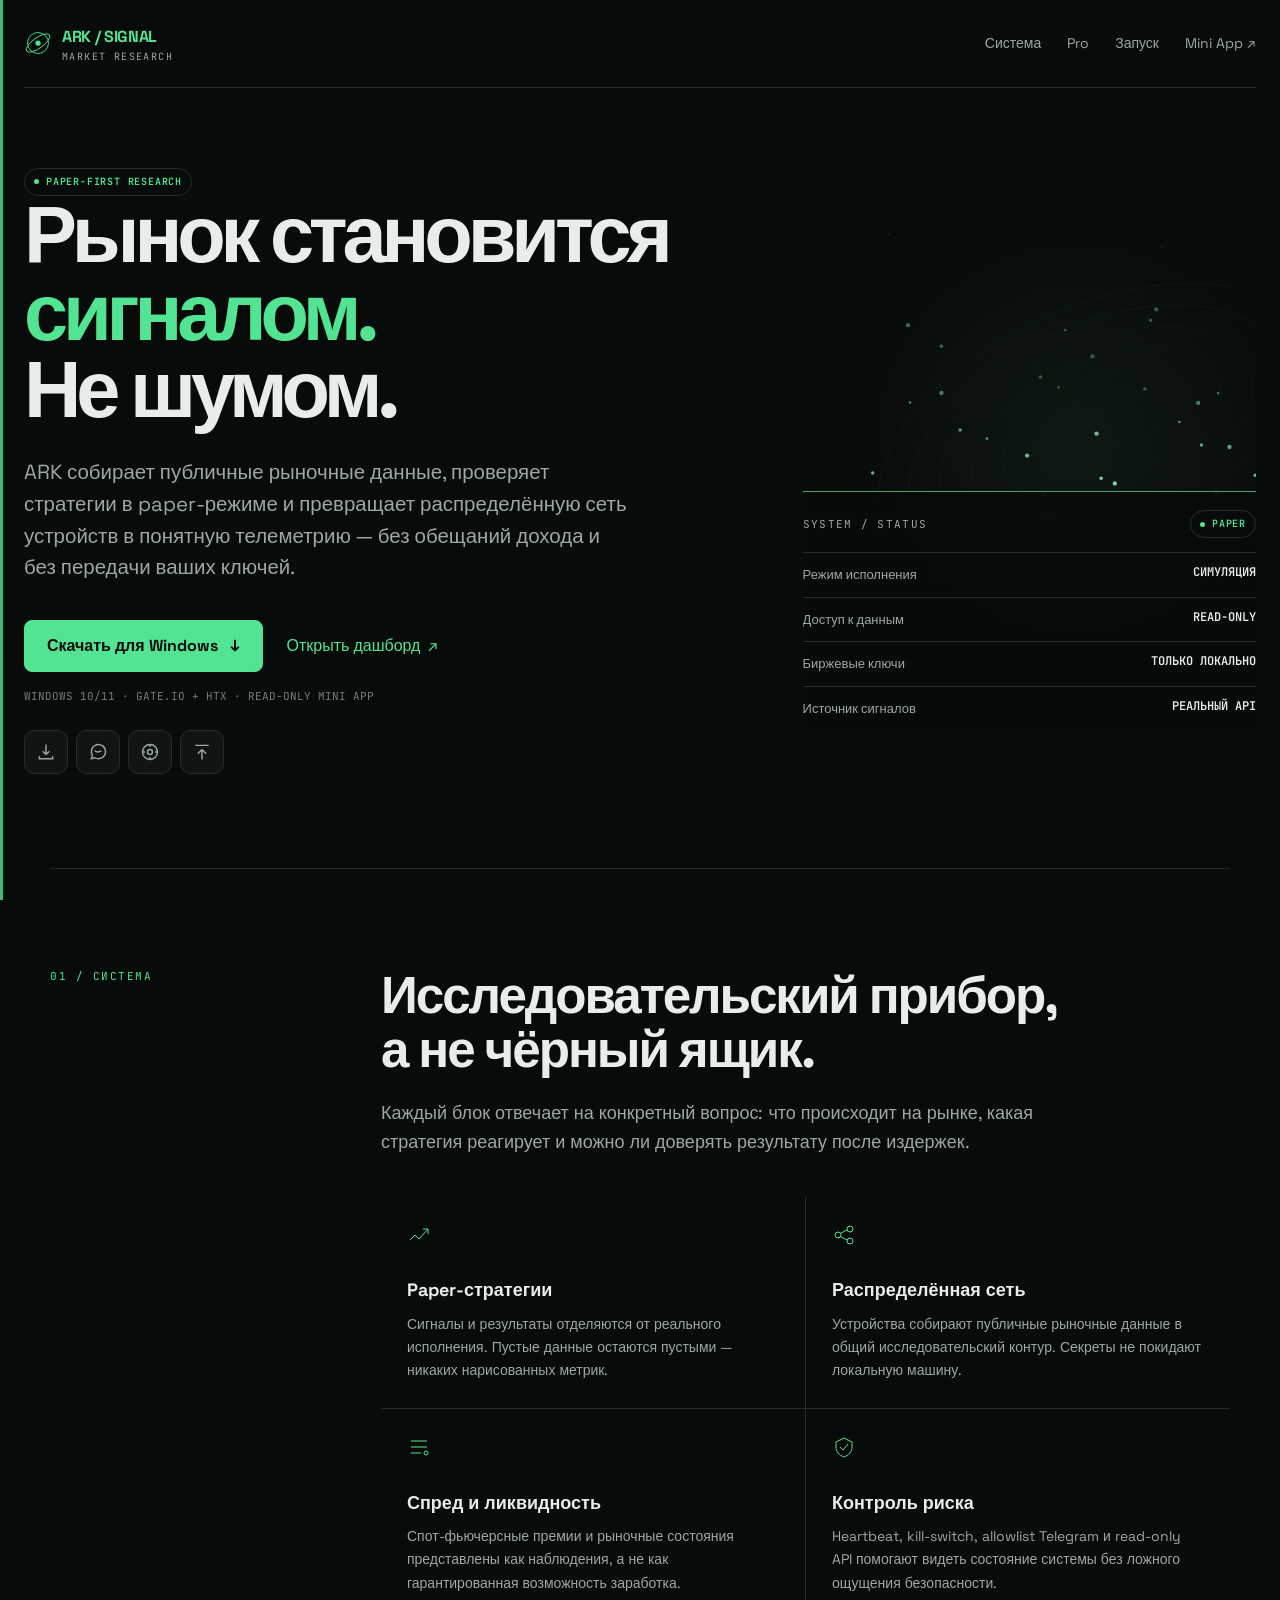
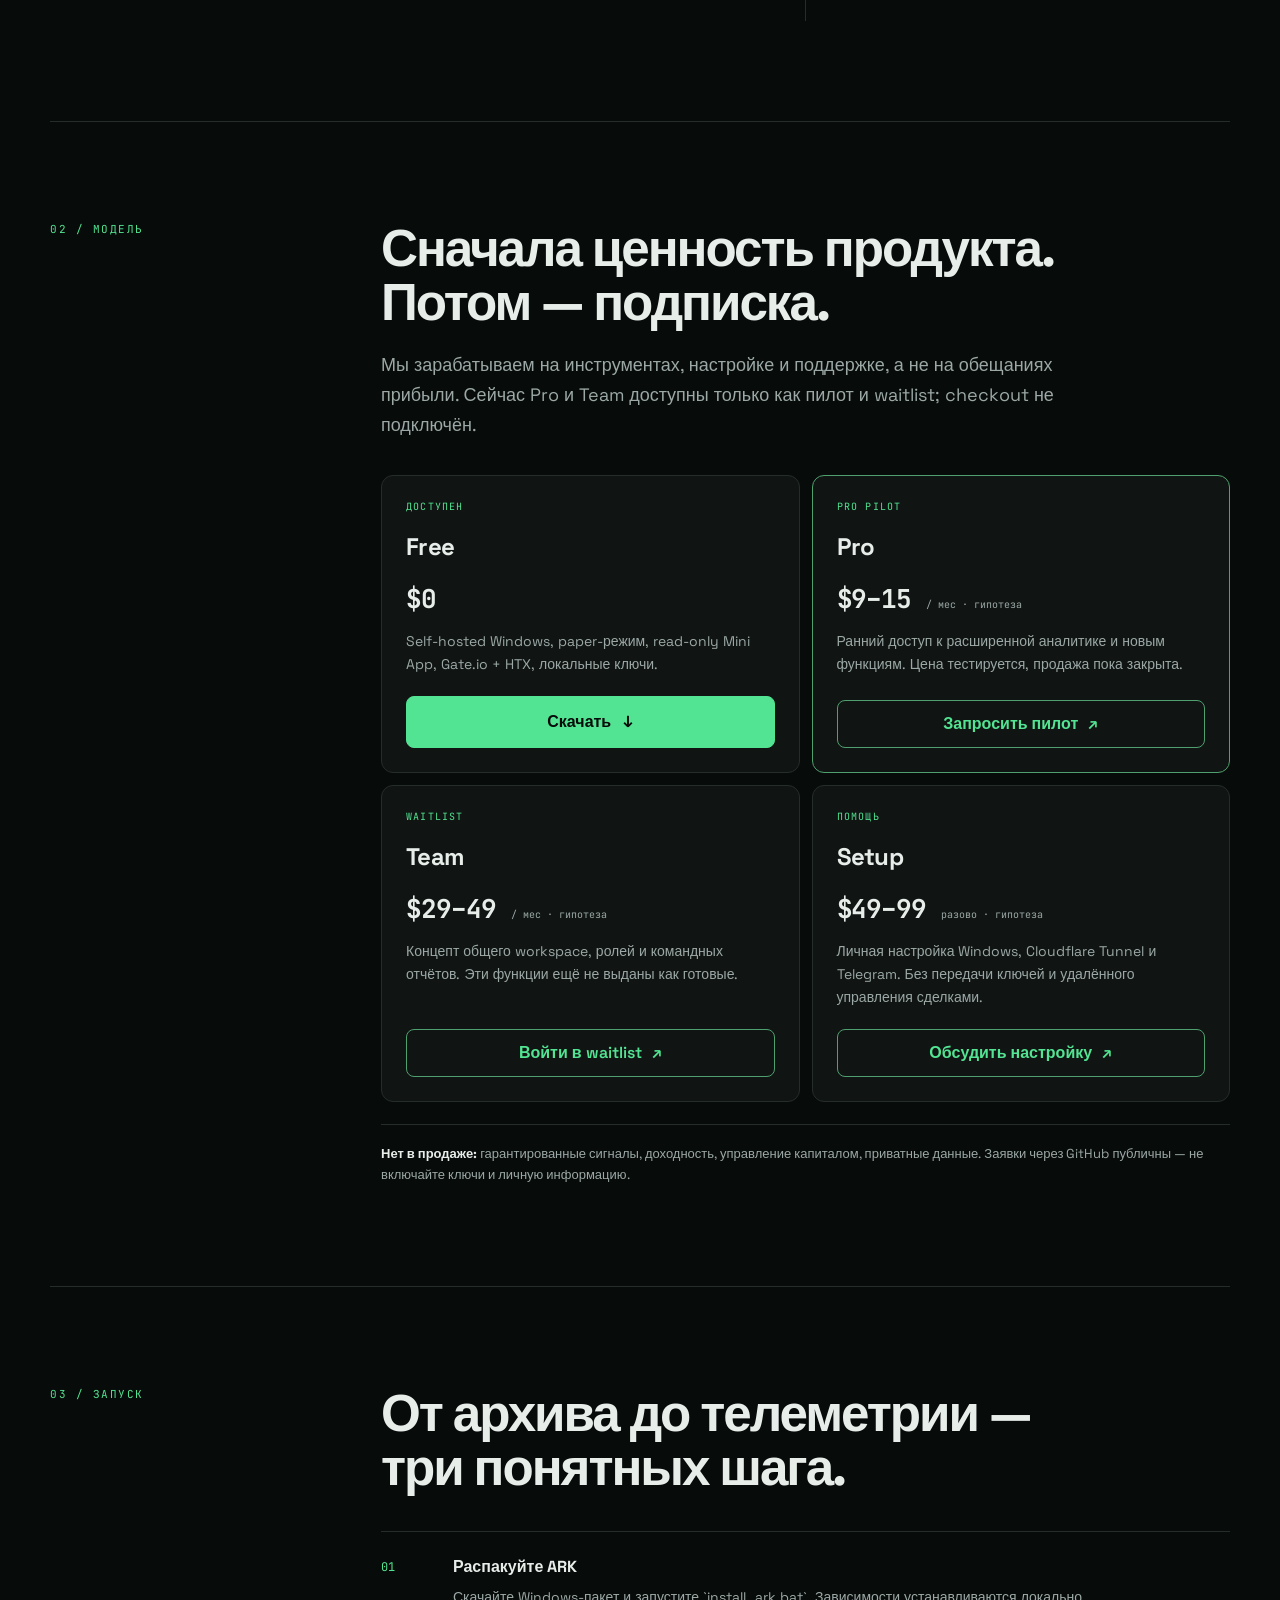
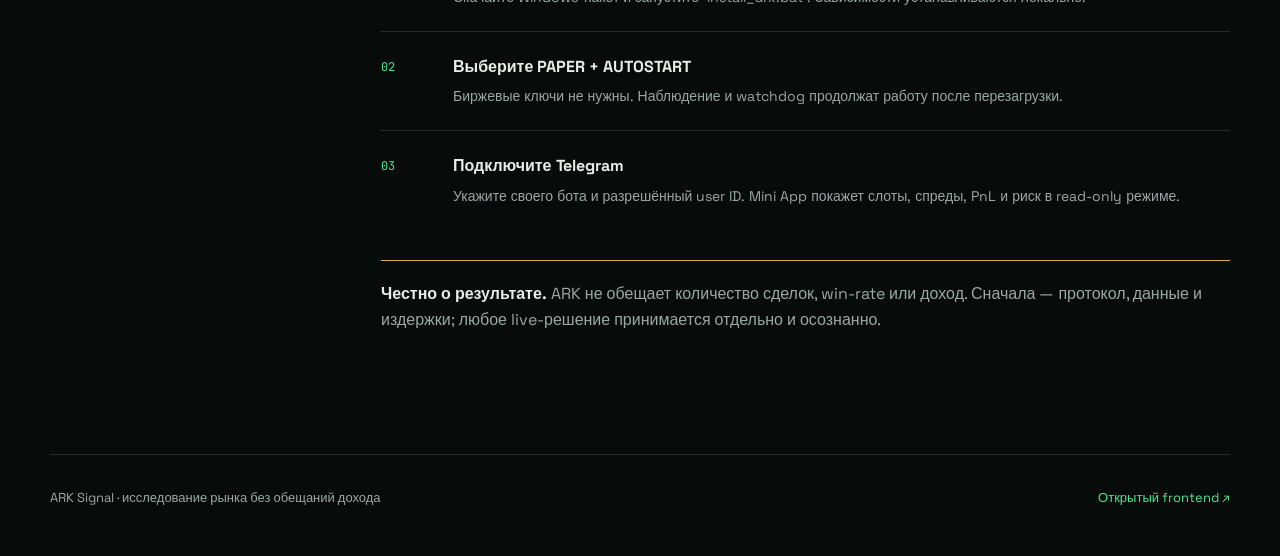
<file: index.html>
<!DOCTYPE html>
<html lang="ru">
<head>
<meta charset="utf-8">
<meta name="viewport" content="width=device-width, initial-scale=1">
<meta name="theme-color" content="#111715">
<meta name="description" content="ARK Signal — исследование рынка, paper-стратегии и распределённый сбор публичных данных.">
<title>ARK Signal — рынок становится сигналом</title>
<link rel="stylesheet" href="/styles.css">
</head>
<body class="landing-body">
<div class="scroll-line" aria-hidden="true"></div>
<div class="cursor-aura" aria-hidden="true"></div>
<header class="site-header">
  <a class="brand" href="#top" aria-label="ARK Signal — на главную">
    <svg class="brand-mark" viewBox="0 0 32 32" fill="none" aria-hidden="true"><circle cx="16" cy="16" r="12" stroke="currentColor"/><ellipse cx="16" cy="16" rx="16" ry="6" transform="rotate(-35 16 16)" stroke="currentColor"/><circle cx="16" cy="16" r="3" fill="currentColor"/></svg>
    <span>ARK / SIGNAL<small>MARKET RESEARCH</small></span>
  </a>
  <nav class="site-nav" aria-label="Основная навигация">
    <a href="#system">Система</a><a href="#pro">Pro</a><a href="#start">Запуск</a><a href="https://app.arksignal.pro/">Mini App ↗</a>
  </nav>
</header>
<main id="top">
  <section class="hero" aria-labelledby="hero-title">
    <div class="hero-copy">
      <span class="mode-chip">PAPER-FIRST RESEARCH</span>
      <h1 id="hero-title">Рынок становится <span>сигналом.</span><br>Не шумом.</h1>
      <p class="hero-lead">ARK собирает публичные рыночные данные, проверяет стратегии в paper-режиме и превращает распределённую сеть устройств в понятную телеметрию — без обещаний дохода и без передачи ваших ключей.</p>
      <div class="hero-actions">
        <a class="button-primary" href="https://github.com/kenzmaraul/ark-tma/releases/latest/download/ARK_Bot_Windows11.zip">Скачать для Windows <span aria-hidden="true">↓</span></a>
        <a class="text-link" href="https://app.arksignal.pro/">Открыть дашборд <span aria-hidden="true">↗</span></a>
      </div>
      <p class="hero-note">WINDOWS 10/11 · GATE.IO + HTX · READ-ONLY MINI APP</p>
      <div class="quick-actions" role="group" aria-label="Быстрые действия">
        <a class="quick-action" href="https://github.com/kenzmaraul/ark-tma/releases/latest/download/ARK_Bot_Windows11.zip" aria-label="Скачать ARK для Windows" data-tooltip="Скачать Windows" title="Скачать Windows"><svg viewBox="0 0 24 24" fill="none" stroke="currentColor" stroke-width="1.7" aria-hidden="true"><path d="M12 3v12m0 0l-4-4m4 4l4-4M4 17v3h16v-3"/></svg></a>
        <a class="quick-action" href="https://app.arksignal.pro/" aria-label="Открыть Telegram Mini App" data-tooltip="Открыть Mini App" title="Открыть Mini App"><svg viewBox="0 0 24 24" fill="none" stroke="currentColor" stroke-width="1.7" aria-hidden="true"><path d="M21 11.5a8.5 8.5 0 01-12.6 7.4L4 20l1.2-4.2A8.5 8.5 0 1121 11.5z"/><path d="M8 10.5c2.7 2 5.3 2 8 0"/></svg></a>
        <a class="quick-action" href="#system" aria-label="Смотреть систему ARK" data-tooltip="Система ARK" title="Система ARK"><svg viewBox="0 0 24 24" fill="none" stroke="currentColor" stroke-width="1.7" aria-hidden="true"><circle cx="12" cy="12" r="3"/><circle cx="12" cy="12" r="9"/><path d="M12 3v3M12 18v3M3 12h3M18 12h3"/></svg></a>
        <a class="quick-action" href="#top" aria-label="Вернуться наверх" data-tooltip="Наверх" title="Наверх"><svg viewBox="0 0 24 24" fill="none" stroke="currentColor" stroke-width="1.7" aria-hidden="true"><path d="M12 21V9m0 0l-5 5m5-5l5 5M4 4h16"/></svg></a>
      </div>
    </div>
    <div class="hero-visual" aria-label="Статус исследовательской системы">
      <div class="orbital-frame" aria-hidden="true"><canvas id="orbital-canvas"></canvas></div>
      <div class="signal-beam" aria-hidden="true"></div>
      <div class="telemetry">
        <div class="telemetry-head"><span class="telemetry-title">SYSTEM / STATUS</span><span class="mode-chip">PAPER</span></div>
        <div class="telemetry-row"><span>Режим исполнения</span><strong>СИМУЛЯЦИЯ</strong></div>
        <div class="telemetry-row"><span>Доступ к данным</span><strong>READ-ONLY</strong></div>
        <div class="telemetry-row"><span>Биржевые ключи</span><strong>ТОЛЬКО ЛОКАЛЬНО</strong></div>
        <div class="telemetry-row"><span>Источник сигналов</span><strong>РЕАЛЬНЫЙ API</strong></div>
      </div>
    </div>
  </section>

  <section class="landing-section" id="system">
    <div class="section-label">01 / СИСТЕМА</div>
    <div class="section-content">
      <h2>Исследовательский прибор, а не чёрный ящик.</h2>
      <p>Каждый блок отвечает на конкретный вопрос: что происходит на рынке, какая стратегия реагирует и можно ли доверять результату после издержек.</p>
      <div class="feature-grid">
        <article class="feature"><svg viewBox="0 0 24 24" fill="none" stroke="currentColor" aria-hidden="true"><path d="M3 17l5-5 4 4 9-10"/><path d="M16 6h5v5"/></svg><h3>Paper-стратегии</h3><p>Сигналы и результаты отделяются от реального исполнения. Пустые данные остаются пустыми — никаких нарисованных метрик.</p></article>
        <article class="feature"><svg viewBox="0 0 24 24" fill="none" stroke="currentColor" aria-hidden="true"><circle cx="6" cy="12" r="3"/><circle cx="18" cy="6" r="3"/><circle cx="18" cy="18" r="3"/><path d="M9 10l6-3M9 14l6 3"/></svg><h3>Распределённая сеть</h3><p>Устройства собирают публичные рыночные данные в общий исследовательский контур. Секреты не покидают локальную машину.</p></article>
        <article class="feature"><svg viewBox="0 0 24 24" fill="none" stroke="currentColor" aria-hidden="true"><path d="M4 6h16M4 12h16M4 18h10"/><circle cx="19" cy="18" r="2"/></svg><h3>Спред и ликвидность</h3><p>Спот-фьючерсные премии и рыночные состояния представлены как наблюдения, а не как гарантированная возможность заработка.</p></article>
        <article class="feature"><svg viewBox="0 0 24 24" fill="none" stroke="currentColor" aria-hidden="true"><path d="M12 3l8 4v5c0 5-3 8-8 10-5-2-8-5-8-10V7z"/><path d="M8 12l3 3 5-6"/></svg><h3>Контроль риска</h3><p>Heartbeat, kill-switch, allowlist Telegram и read-only API помогают видеть состояние системы без ложного ощущения безопасности.</p></article>
      </div>
    </div>
  </section>

  <section class="landing-section" id="pro">
    <div class="section-label">02 / МОДЕЛЬ</div>
    <div class="section-content">
      <h2>Сначала ценность продукта.<br>Потом — подписка.</h2>
      <p>Мы зарабатываем на инструментах, настройке и поддержке, а не на обещаниях прибыли. Сейчас Pro и Team доступны только как пилот и waitlist; checkout не подключён.</p>
      <div class="plan-grid">
        <article class="plan">
          <span class="plan-status">ДОСТУПЕН</span><h3>Free</h3>
          <div class="plan-price">$0</div>
          <p>Self-hosted Windows, paper-режим, read-only Mini App, Gate.io + HTX, локальные ключи.</p>
          <a class="button-primary" href="https://github.com/kenzmaraul/ark-tma/releases/latest/download/ARK_Bot_Windows11.zip">Скачать <span aria-hidden="true">↓</span></a>
        </article>
        <article class="plan plan-featured">
          <span class="plan-status">PRO PILOT</span><h3>Pro</h3>
          <div class="plan-price">$9–15 <small>/ мес · гипотеза</small></div>
          <p>Ранний доступ к расширенной аналитике и новым функциям. Цена тестируется, продажа пока закрыта.</p>
          <a class="button-secondary" href="https://github.com/kenzmaraul/ark-tma/issues/new?title=ARK%20Pro%20Pilot&body=OS%3A%0AExchange%3A%0AUse%20case%3A%0A%0ADo%20not%20include%20API%20keys%20or%20private%20data.">Запросить пилот <span aria-hidden="true">↗</span></a>
        </article>
        <article class="plan">
          <span class="plan-status">WAITLIST</span><h3>Team</h3>
          <div class="plan-price">$29–49 <small>/ мес · гипотеза</small></div>
          <p>Концепт общего workspace, ролей и командных отчётов. Эти функции ещё не выданы как готовые.</p>
          <a class="button-secondary" href="https://github.com/kenzmaraul/ark-tma/issues/new?title=ARK%20Team%20waitlist&body=Team%20size%3A%0AUse%20case%3A%0A%0ADo%20not%20include%20API%20keys%20or%20private%20data.">Войти в waitlist <span aria-hidden="true">↗</span></a>
        </article>
        <article class="plan">
          <span class="plan-status">ПОМОЩЬ</span><h3>Setup</h3>
          <div class="plan-price">$49–99 <small>разово · гипотеза</small></div>
          <p>Личная настройка Windows, Cloudflare Tunnel и Telegram. Без передачи ключей и удалённого управления сделками.</p>
          <a class="button-secondary" href="https://github.com/kenzmaraul/ark-tma/issues/new?title=ARK%20Setup%20request&body=OS%3A%0AExchange%3A%0APreferred%20time%3A%0A%0ADo%20not%20include%20API%20keys%20or%20private%20data.">Обсудить настройку <span aria-hidden="true">↗</span></a>
        </article>
      </div>
      <div class="plan-note"><strong>Нет в продаже:</strong> гарантированные сигналы, доходность, управление капиталом, приватные данные. Заявки через GitHub публичны — не включайте ключи и личную информацию.</div>
    </div>
  </section>

  <section class="landing-section" id="start">
    <div class="section-label">03 / ЗАПУСК</div>
    <div class="section-content">
      <h2>От архива до телеметрии — три понятных шага.</h2>
      <ol class="steps">
        <li><div><strong>Распакуйте ARK</strong><p>Скачайте Windows-пакет и запустите `install_ark.bat`. Зависимости устанавливаются локально.</p></div></li>
        <li><div><strong>Выберите PAPER + AUTOSTART</strong><p>Биржевые ключи не нужны. Наблюдение и watchdog продолжат работу после перезагрузки.</p></div></li>
        <li><div><strong>Подключите Telegram</strong><p>Укажите своего бота и разрешённый user ID. Mini App покажет слоты, спреды, PnL и риск в read-only режиме.</p></div></li>
      </ol>
      <div class="honest"><strong>Честно о результате.</strong> ARK не обещает количество сделок, win-rate или доход. Сначала — протокол, данные и издержки; любое live-решение принимается отдельно и осознанно.</div>
    </div>
  </section>
</main>
<footer class="site-footer"><span>ARK Signal · исследование рынка без обещаний дохода</span><a href="https://github.com/kenzmaraul/ark-tma">Открытый frontend ↗</a></footer>
<script src="/visuals.js" defer></script>
</body>
</html>
</file>
<file: styles.css>
@import url('https://fonts.googleapis.com/css2?family=JetBrains+Mono:wght@400;600;700&family=Space+Grotesk:wght@400;500;600;700&display=swap');

:root {
  --ink-0: oklch(0.145 0.008 180);
  --ink-1: oklch(0.19 0.009 180);
  --ink-2: oklch(0.235 0.01 180);
  --ink-3: oklch(0.29 0.012 180);
  --text-1: oklch(0.94 0.008 160);
  --text-2: oklch(0.72 0.015 180);
  --text-3: oklch(0.58 0.014 180);
  --mint: oklch(0.82 0.17 155);
  --mint-dim: oklch(0.64 0.11 155);
  --coral: oklch(0.7 0.18 35);
  --amber: oklch(0.78 0.13 80);
  --bg: var(--ink-0);
  --surface: var(--ink-1);
  --surface-2: var(--ink-2);
  --border: var(--ink-3);
  --text: var(--text-1);
  --muted: var(--text-2);
  --accent: var(--mint);
  --up: var(--mint);
  --down: var(--coral);
  --warn: var(--amber);
  --line: var(--mint);
  --card: var(--surface);
  --card-2: var(--surface-2);
  --radius: 14px;
  --gap: 12px;
  --font-ui: 'Space Grotesk', 'Segoe UI', sans-serif;
  --font-mono: 'JetBrains Mono', ui-monospace, Consolas, monospace;
}

* { box-sizing: border-box; margin: 0; padding: 0; }
html { color-scheme: dark; scroll-behavior: smooth; -webkit-text-size-adjust: 100%; overflow-x: clip; }
body {
  overflow-x: clip;
  background: var(--bg); color: var(--text); font-family: var(--font-ui);
  font-size: 16px; line-height: 1.65; min-height: 100dvh;
  -webkit-font-smoothing: antialiased;
}
body::before {
  content: ''; position: fixed; inset: 0 auto 0 0; width: 3px; z-index: 30;
  background: var(--accent); opacity: .8; pointer-events: none;
}
a { color: var(--accent); text-decoration: none; }
a:hover { text-decoration: underline; text-underline-offset: 4px; }
button, select, [role='button'] { font: inherit; }
button, [role='button'] { cursor: pointer; }
:focus-visible { outline: 2px solid var(--accent); outline-offset: 3px; }
::selection { background: var(--accent); color: var(--bg); }
.mono, .mode-chip, .metric-value, td, .t-v { font-family: var(--font-mono); font-variant-numeric: tabular-nums; }
.muted, .hint { color: var(--muted); }
.up, .pos { color: var(--up); }
.down, .neg { color: var(--down); }

/* Shared brand */
.brand { display: inline-flex; align-items: center; gap: 10px; font-weight: 700; letter-spacing: -.02em; }
.brand-mark { width: 28px; height: 28px; color: var(--accent); }
.brand small { display: block; color: var(--muted); font: 10px/1.2 var(--font-mono); letter-spacing: .14em; }
.mode-chip {
  display: inline-flex; align-items: center; gap: 7px; min-height: 28px; padding: 3px 9px;
  border: 1px solid var(--border); border-radius: 999px; color: var(--accent);
  font-size: 10px; font-weight: 600; letter-spacing: .08em; white-space: nowrap;
}
.mode-chip::before { content: ''; width: 5px; height: 5px; border-radius: 50%; background: currentColor; }

/* Landing */
.landing-body { overflow-x: hidden; background: var(--bg); }
.site-header {
  width: min(1320px, calc(100% - 48px)); margin: 0 auto; min-height: 88px;
  display: flex; align-items: center; justify-content: space-between; gap: 24px;
  border-bottom: 1px solid var(--border);
}
.site-nav { display: flex; align-items: center; gap: 26px; color: var(--muted); font-size: 14px; }
.site-nav a { color: inherit; min-height: 44px; display: inline-flex; align-items: center; }
.site-nav a:hover { color: var(--text); text-decoration: none; }
.hero {
  position: relative; width: min(1320px, calc(100% - 48px)); margin: 0 auto;
  display: grid; grid-template-columns: minmax(0, 1.45fr) minmax(360px, .9fr);
  gap: 48px; align-items: center; min-height: min(780px, calc(100dvh - 88px)); padding: 72px 0 88px;
}
.hero-copy { position: relative; z-index: 2; max-width: 760px; }
.hero h1 { font-size: clamp(48px, 6.2vw, 90px); line-height: .98; letter-spacing: -.065em; max-width: 800px; }
.hero h1 span { color: var(--accent); }
.hero-lead { max-width: 610px; margin-top: 28px; color: var(--muted); font-size: clamp(17px, 1.6vw, 21px); line-height: 1.55; }
.hero-actions { display: flex; align-items: center; flex-wrap: wrap; gap: 16px 24px; margin-top: 36px; }
.button-primary {
  position: relative; overflow: hidden;
  display: inline-flex; align-items: center; justify-content: center; gap: 12px; min-height: 52px;
  padding: 0 22px; border: 1px solid var(--accent); border-radius: 8px;
  background: var(--accent); color: var(--bg); font-weight: 700;
  transition: transform 160ms ease-out, opacity 160ms ease-out;
}
.button-primary::after {
  content: ''; position: absolute; inset: 0 auto 0 -35%; width: 28%;
  background: linear-gradient(90deg, transparent, oklch(0.98 0.02 155 / .6), transparent);
  transform: skewX(-18deg); transition: transform 220ms ease-out; pointer-events: none;
}
.button-primary:hover::after, .button-primary:focus-visible::after { transform: translateX(520%) skewX(-18deg); }
.button-primary:hover { transform: translateY(-2px); text-decoration: none; opacity: .9; }
.button-primary:active { transform: translateY(0) scale(.98); }
.text-link { min-height: 44px; display: inline-flex; align-items: center; gap: 8px; }
.hero-note { margin-top: 16px; color: var(--text-3); font: 11px/1.6 var(--font-mono); }
.scroll-line { position: fixed; inset: 0 auto auto 0; z-index: 40; width: 0; height: 2px; background: var(--accent); transform-origin: left; opacity: .8; pointer-events: none; }
.cursor-aura { position: fixed; left: 0; top: 0; z-index: 1; width: 180px; height: 180px; border-radius: 50%; background: radial-gradient(circle, oklch(0.82 0.17 155 / .08), transparent 68%); transform: translate(-50%, -50%); pointer-events: none; opacity: 0; transition: opacity 180ms ease-out; }
.cursor-aura.active { opacity: 1; }
.quick-actions { display: flex; gap: 8px; margin-top: 24px; }
.quick-action { position: relative; display: grid; place-items: center; width: 44px; height: 44px; border: 1px solid var(--border); border-radius: 10px; background: var(--surface); color: var(--muted); transition: transform 150ms ease-out, border-color 150ms ease-out, color 150ms ease-out; }
.quick-action svg { width: 20px; height: 20px; }
.quick-action:hover, .quick-action:focus-visible { transform: translateY(-3px) rotate(-2deg); border-color: var(--accent); color: var(--accent); text-decoration: none; }
.quick-action:active { transform: scale(.92); }
.quick-action::after { content: attr(data-tooltip); position: absolute; left: 50%; bottom: calc(100% + 8px); transform: translateX(-50%) translateY(4px); padding: 4px 8px; border: 1px solid var(--border); border-radius: 5px; background: var(--surface-2); color: var(--text); font: 10px var(--font-mono); white-space: nowrap; opacity: 0; pointer-events: none; transition: opacity 140ms ease-out, transform 140ms ease-out; }
.quick-action:hover::after, .quick-action:focus-visible::after { opacity: 1; transform: translateX(-50%) translateY(0); }
.ripple { position: absolute; width: 12px; height: 12px; border-radius: 50%; background: currentColor; opacity: .2; transform: scale(0); animation: ripple 260ms ease-out; pointer-events: none; }
@keyframes ripple { to { transform: scale(18); opacity: 0; } }
.hero-visual { position: relative; min-height: 520px; display: flex; align-items: flex-end; overflow: clip; }
.orbital-frame {
  position: absolute; inset: 0 -12vw 0 -60px; pointer-events: none;
  background: radial-gradient(circle at 50% 45%, oklch(0.24 0.025 155 / .55), transparent 52%);
}
.signal-beam {
  position: absolute; left: 12%; top: 4%; width: 1px; height: 34%; z-index: 1;
  background: linear-gradient(to bottom, transparent, var(--accent), transparent);
  opacity: 0; transform: translateY(-70%); pointer-events: none;
  animation: signal-beam 4.8s ease-out 2;
}
@keyframes signal-beam {
  0%, 12% { opacity: 0; transform: translateY(-70%); }
  28%, 55% { opacity: .45; }
  82%, 100% { opacity: 0; transform: translateY(360%); }
}
#orbital-canvas { width: 100%; height: 100%; display: block; opacity: .85; }
.telemetry {
  position: relative; z-index: 2; width: 100%; padding: 18px 0 0;
  border-top: 1px solid var(--mint-dim); background: oklch(0.145 0.008 180 / .76);
  backdrop-filter: blur(12px);
}
.telemetry-head { display: flex; justify-content: space-between; align-items: center; margin-bottom: 14px; }
.telemetry-title { color: var(--muted); font: 11px var(--font-mono); letter-spacing: .12em; }
.telemetry-row { display: grid; grid-template-columns: 1fr auto; gap: 16px; padding: 11px 0; border-top: 1px solid var(--border); }
.telemetry-row span:first-child { color: var(--muted); font-size: 13px; }
.telemetry-row strong { font: 600 12px var(--font-mono); }
.landing-section {
  width: min(1180px, calc(100% - 48px)); margin: 0 auto; padding: 100px 0;
  display: grid; grid-template-columns: minmax(140px, .5fr) minmax(0, 1.5fr); gap: 48px;
  border-top: 1px solid var(--border);
}
.section-label { color: var(--accent); font: 11px var(--font-mono); letter-spacing: .14em; }
.section-content h2 { max-width: 680px; font-size: clamp(32px, 4vw, 52px); line-height: 1.06; letter-spacing: -.04em; }
.section-content > p { max-width: 680px; margin-top: 20px; color: var(--muted); font-size: 18px; }
.feature-grid { display: grid; grid-template-columns: repeat(2, minmax(0, 1fr)); gap: 1px; margin-top: 40px; background: var(--border); }
.feature { padding: 26px; background: var(--bg); transition: transform 240ms ease-out, opacity 240ms ease-out; }
.reveal-ready .feature { opacity: .001; transform: translateY(12px); }
.reveal-ready .feature.is-visible { opacity: 1; transform: none; }
.feature svg { width: 24px; height: 24px; color: var(--accent); margin-bottom: 20px; }
.feature h3 { font-size: 18px; margin-bottom: 8px; }
.feature p { color: var(--muted); font-size: 14px; }
.plan-grid { display: grid; grid-template-columns: repeat(2, minmax(0, 1fr)); gap: 12px; margin-top: 36px; }
.plan { display: flex; flex-direction: column; align-items: flex-start; gap: 14px; padding: 24px; border: 1px solid var(--border); border-radius: 12px; background: var(--surface); transition: transform 180ms ease-out, border-color 180ms ease-out; }
.plan:hover { transform: translateY(-3px); border-color: var(--text-3); }
.plan-featured { border-color: var(--mint-dim); }
.plan h3 { font-size: 24px; letter-spacing: -.03em; }
.plan p { flex: 1; color: var(--muted); font-size: 14px; }
.plan-status { color: var(--accent); font: 10px var(--font-mono); letter-spacing: .12em; }
.plan-price { font: 700 26px var(--font-mono); letter-spacing: -.04em; }
.plan-price small { color: var(--muted); font: 10px var(--font-mono); letter-spacing: 0; }
.plan .button-primary, .plan .button-secondary { width: 100%; margin-top: 6px; }
.button-secondary { position: relative; overflow: hidden; display: inline-flex; align-items: center; justify-content: center; gap: 10px; min-height: 48px; padding: 0 18px; border: 1px solid var(--mint-dim); border-radius: 8px; background: transparent; color: var(--accent); font-weight: 600; transition: transform 160ms ease-out, background 160ms ease-out, color 160ms ease-out; }
.button-secondary::after { content: ''; position: absolute; inset: 0; background: var(--accent); opacity: .08; transform: translateX(-102%); transition: transform 220ms ease-out; }
.button-secondary:hover, .button-secondary:focus-visible { transform: translateY(-2px); text-decoration: none; }
.button-secondary:hover::after, .button-secondary:focus-visible::after { transform: translateX(0); }
.button-secondary:active { transform: scale(.98); }
.plan-note { margin-top: 22px; padding-top: 18px; border-top: 1px solid var(--border); color: var(--muted); font-size: 13px; }
.plan-note strong { color: var(--text); }
.steps { list-style: none; margin-top: 36px; counter-reset: step; }
.steps li { counter-increment: step; display: grid; grid-template-columns: 54px 1fr; gap: 18px; padding: 22px 0; border-top: 1px solid var(--border); }
.steps li::before { content: '0' counter(step); color: var(--accent); font: 12px var(--font-mono); padding-top: 5px; }
.steps strong { display: block; margin-bottom: 5px; }
.steps p { color: var(--muted); font-size: 14px; }
.honest { margin-top: 30px; padding: 20px 0; border-top: 1px solid var(--warn); color: var(--muted); }
.honest strong { color: var(--text); }
.site-footer { width: min(1180px, calc(100% - 48px)); margin: 0 auto; padding: 32px 0 48px; border-top: 1px solid var(--border); color: var(--muted); font-size: 13px; display: flex; justify-content: space-between; gap: 20px; }

/* Dashboard */
.app-body { padding-bottom: calc(84px + env(safe-area-inset-bottom)); }
.app-header {
  position: sticky; top: 0; z-index: 20; min-height: 70px;
  display: flex; align-items: center; gap: 12px; padding: 12px 20px;
  background: oklch(0.145 0.008 180 / .92); border-bottom: 1px solid var(--border);
  backdrop-filter: blur(16px);
}
.app-header h1 { flex: 1; font-size: 16px; letter-spacing: -.01em; }
#conn-dot { position: relative; width: 8px; height: 8px; border-radius: 50%; background: var(--text-3); flex: none; }
#conn-dot.ok { background: var(--up); }
#conn-dot.bad { background: var(--down); }
#conn-dot.pulse::after {
  content: ''; position: absolute; inset: -4px; border: 1px solid currentColor; border-radius: 50%;
  animation: api-pulse 600ms ease-out 1;
}
@keyframes api-pulse { from { opacity: .65; transform: scale(.65); } to { opacity: 0; transform: scale(1.8); } }
#refresh-btn {
  min-width: 44px; min-height: 44px; border: 1px solid var(--border); border-radius: 9px;
  background: var(--surface); color: var(--text); display: grid; place-items: center;
  transition: transform 150ms ease-out, border-color 150ms ease-out;
}
#refresh-btn:hover { border-color: var(--accent); }
#refresh-btn:active { transform: scale(.95); }
#refresh-btn svg { width: 19px; height: 19px; }
#refresh-btn.spin svg { animation: spin .7s linear; }
@keyframes spin { to { transform: rotate(360deg); } }
#offline-banner { display: none; padding: 8px 14px; background: var(--down); color: var(--bg); text-align: center; font-size: 14px; font-weight: 600; }
#offline-banner.show { display: block; }
.dashboard-main { max-width: 1040px; margin: 0 auto; padding: 26px 20px; }
.tab-panel { display: none; }
.tab-panel.active { display: block; animation: panel-in 180ms ease-out; }
@keyframes panel-in { from { opacity: 0; transform: translateY(4px) scale(.99); } to { opacity: 1; transform: none; } }
.card {
  background: var(--card); border: 1px solid var(--border); border-radius: var(--radius);
  padding: 18px; margin-bottom: var(--gap);
  transition: border-color 150ms ease-out, transform 120ms ease-out;
}
.card:hover { border-color: var(--text-3); }
.card:active { transform: scale(.995); border-color: var(--mint-dim); }
.card h2 { margin-bottom: 12px; color: var(--muted); font: 600 11px var(--font-mono); letter-spacing: .1em; text-transform: uppercase; }
.tiles { display: grid; grid-template-columns: repeat(3, minmax(0, 1fr)); gap: 8px; }
.tile { padding: 14px; background: var(--card-2); border: 1px solid var(--border); border-radius: 10px; }
.tile .t-k { color: var(--muted); font: 10px var(--font-mono); letter-spacing: .06em; text-transform: uppercase; }
.tile .t-v { margin-top: 6px; font-size: 14px; font-weight: 700; line-height: 1.35; }
.tile .t-s { margin-top: 4px; color: var(--muted); font-size: 11px; }
.tile.ok { border-color: var(--mint-dim); }
.tile.warn { border-color: var(--warn); }
.tile.bad { border-color: var(--down); }
.tile.info { border-color: var(--text-3); }
.tile.dead { opacity: .58; }
.big { font-size: clamp(26px, 4vw, 36px); font-weight: 700; line-height: 1.15; letter-spacing: -.03em; }
.row { display: flex; justify-content: space-between; align-items: baseline; gap: 12px; padding: 9px 0; border-bottom: 1px solid var(--border); }
.row:last-child { border-bottom: 0; }
.row .k { color: var(--muted); font-size: 14px; }
.row .v { font-weight: 600; text-align: right; overflow-wrap: anywhere; }
.badge { display: inline-flex; align-items: center; min-height: 24px; padding: 2px 8px; border: 1px solid var(--border); border-radius: 999px; font: 600 10px var(--font-mono); }
.badge.ok { color: var(--up); border-color: var(--mint-dim); }
.badge.warn { color: var(--warn); border-color: var(--warn); }
.badge.bad { color: var(--down); border-color: var(--down); }
.badge.info { color: var(--muted); }
table { width: 100%; border-collapse: collapse; font-size: 13px; }
th { padding: 8px 6px; color: var(--muted); font: 500 10px var(--font-mono); text-align: right; text-transform: uppercase; }
td { padding: 11px 6px; border-top: 1px solid var(--border); text-align: right; }
th:first-child, td:first-child { text-align: left; }
.empty, .error-box { padding: 22px 12px; text-align: center; color: var(--muted); font-size: 14px; }
.error-box { color: var(--down); }
.skel { height: 13px; margin: 9px 0; border-radius: 5px; background: var(--card-2); animation: pulse 1.1s ease-in-out infinite; }
@keyframes pulse { 50% { opacity: .45; } }
.bars { display: flex; align-items: flex-end; gap: 6px; height: 120px; padding-top: 10px; }
.bar-wrap { flex: 1; min-width: 0; height: 100%; display: flex; flex-direction: column; align-items: center; justify-content: flex-end; gap: 6px; }
.bar { width: 100%; max-width: 36px; min-height: 2px; border-radius: 4px 4px 0 0; transition: height 220ms ease-out; }
.bar.pos { background: var(--up); }
.bar.neg { background: var(--down); }
.bar-label { color: var(--muted); font: 9px var(--font-mono); white-space: nowrap; }
.dashboard-main + nav, body > nav {
  position: fixed; left: 50%; bottom: 12px; transform: translateX(-50%); z-index: 20;
  width: min(680px, calc(100% - 24px)); display: flex; padding: 5px;
  padding-bottom: calc(5px + env(safe-area-inset-bottom));
  background: oklch(0.19 0.009 180 / .94); border: 1px solid var(--border); border-radius: 14px;
  backdrop-filter: blur(16px);
}
nav button {
  flex: 1; min-height: 54px; border: 0; border-radius: 9px; background: transparent; color: var(--muted);
  display: flex; flex-direction: column; align-items: center; justify-content: center; gap: 3px;
  font-size: 10px; font-weight: 600; transition: color 150ms ease-out, background 150ms ease-out;
}
nav button svg { width: 20px; height: 20px; }
nav button:hover { color: var(--text); background: var(--surface-2); }
nav button.active { color: var(--accent); background: var(--surface-2); }
#auth-panel { display: none; border-color: var(--warn); }
#auth-panel.show { display: block; }
.btn { min-height: 44px; padding: 9px 16px; border: 1px solid var(--border); border-radius: 8px; font-weight: 600; }
.btn.primary { background: var(--accent); color: var(--bg); border-color: var(--accent); }
.btn.ghost { background: transparent; color: var(--muted); }
.toolbar { display: flex; align-items: center; flex-wrap: wrap; gap: 10px; margin-bottom: var(--gap); }
select { min-height: 44px; padding: 8px 12px; background: var(--surface); color: var(--text); border: 1px solid var(--border); border-radius: 8px; font: 13px var(--font-ui); }

/* Paper research view */
.paper-body { background: var(--bg); }
.paper-wrap { max-width: 1100px; margin: 0 auto; padding: 36px 20px 60px; }
.paper-wrap > h1 { max-width: 720px; margin-top: 14px; font-size: clamp(30px, 5vw, 48px); line-height: 1.05; letter-spacing: -.045em; }
.paper-wrap .sub { color: var(--muted); font-size: 13px; margin: 12px 0 22px; }
.link-button { min-height: 44px; padding: 0; border: 0; background: transparent; color: var(--accent); font: inherit; vertical-align: baseline; }
.link-button:hover { text-decoration: underline; text-underline-offset: 4px; }
.paper-wrap h2 { margin: 30px 0 10px; color: var(--muted); font: 600 11px var(--font-mono); letter-spacing: .1em; text-transform: uppercase; }
.paper-wrap .grid { display: grid; grid-template-columns: repeat(auto-fit, minmax(260px, 1fr)); gap: 12px; }
.paper-wrap .card h3 { margin-bottom: 10px; font-size: 15px; }
.paper-wrap .run { color: var(--up); }
.paper-wrap .halt { color: var(--down); }
.paper-wrap .big { color: var(--warn); }
#eqcanvas { max-width: 100%; }

@media (min-width: 1024px) {
  .app-header { padding-left: 230px; }
  .dashboard-main { margin-left: 210px; max-width: calc(100% - 210px); padding: 32px; }
  .app-body > nav {
    left: 0; bottom: 0; transform: none; width: 210px; height: 100dvh; padding: 96px 12px 20px;
    border: 0; border-right: 1px solid var(--border); border-radius: 0; flex-direction: column; gap: 6px;
    background: var(--surface); backdrop-filter: none;
  }
  nav button { flex: none; min-height: 50px; flex-direction: row; justify-content: flex-start; gap: 12px; padding: 0 14px; font-size: 12px; }
  .app-body { padding-bottom: 0; }
}

@media (max-width: 900px) {
  .hero { grid-template-columns: 1fr; gap: 20px; min-height: auto; padding: 64px 0; }
  .hero-visual { min-height: 360px; }
  .orbital-frame { inset: -40px -40vw -40px 10%; }
  .landing-section { padding: 72px 0; }
}
@media (max-width: 640px) {
  body::before { inset: 0 0 auto; width: auto; height: 2px; }
  .site-header { width: calc(100% - 32px); min-height: 72px; }
  .site-nav { gap: 14px; font-size: 12px; }
  .site-nav a:not(:last-child) { display: none; }
  .hero, .landing-section, .site-footer { width: calc(100% - 32px); }
  .hero { padding: 48px 0 56px; }
  .hero h1 { font-size: clamp(44px, 14vw, 64px); }
  .hero-lead { font-size: 17px; }
  .hero-visual { min-height: 310px; }
  .telemetry { padding-top: 12px; }
  .landing-section { grid-template-columns: 1fr; gap: 18px; padding: 56px 0; }
  .feature-grid, .plan-grid { grid-template-columns: 1fr; }
  .site-footer { flex-direction: column; }
  .tiles { grid-template-columns: repeat(2, minmax(0, 1fr)); }
  .dashboard-main { padding: 18px 12px; }
  .app-header { padding: 10px 12px; gap: 8px; }
  .app-header .brand { flex: 1; min-width: 0; font-size: 12px; }
  .app-header .brand small, .app-header h1 { display: none; }
  #refresh-btn { flex: none; }
  .mode-chip { flex: none; font-size: 9px; padding: 3px 7px; }
  .card { padding: 14px; }
  .row { gap: 8px; }
  .paper-wrap { padding: 26px 14px 50px; }
}

@media (prefers-reduced-motion: reduce) {
  html { scroll-behavior: auto; }
  *, *::before, *::after { animation: none !important; transition: none !important; }
  #orbital-canvas { opacity: .55; }
}
</file>
